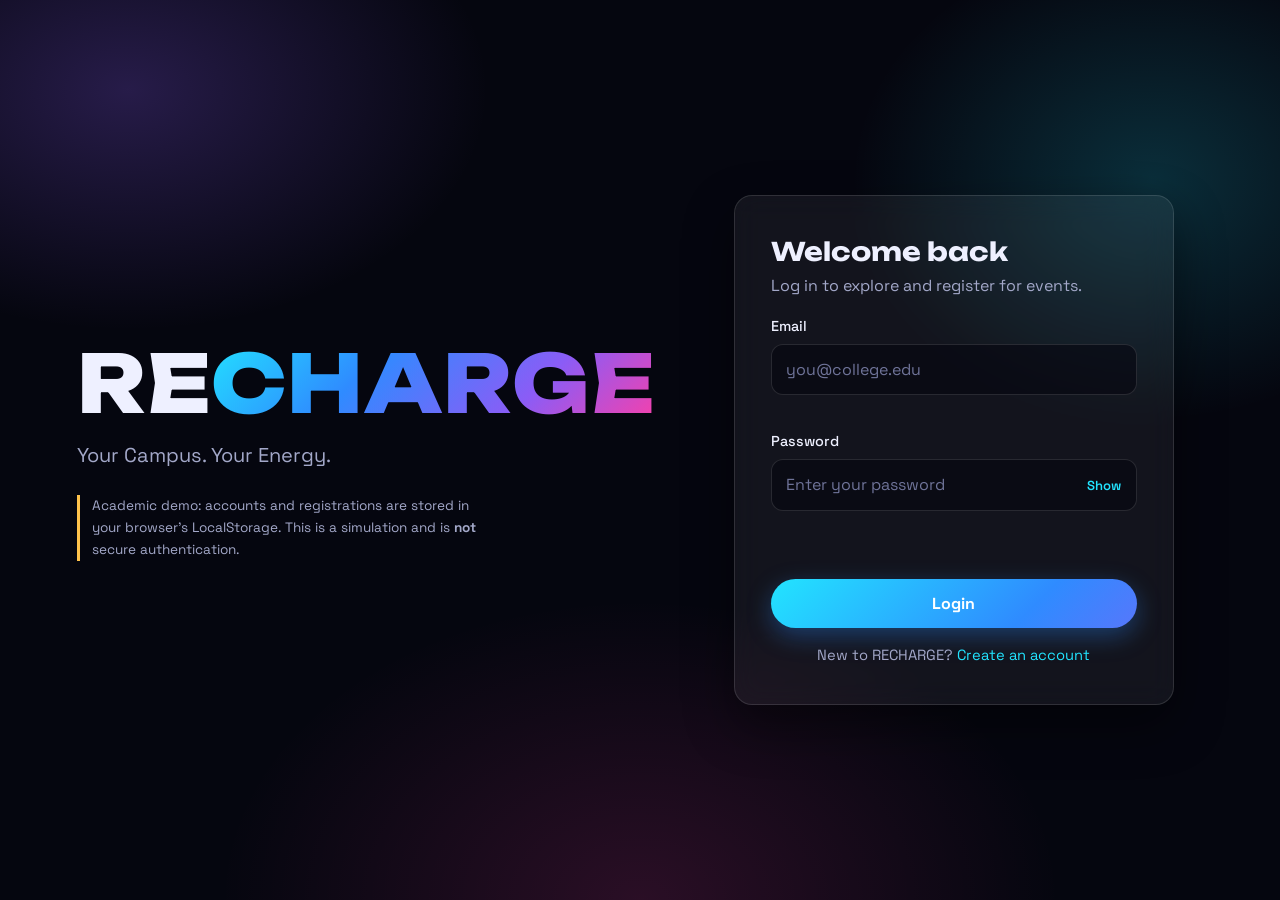
<file: index.html>
<!DOCTYPE html>
<html lang="en">
<head>
  <meta charset="UTF-8">
  <meta name="viewport" content="width=device-width, initial-scale=1.0">
  <meta name="description" content="RECHARGE — College Event Management System">
  <title>RECHARGE — College Event Management</title>

  <!-- Google Fonts: Unbounded (headings) + Space Grotesk (body) -->
  <link rel="preconnect" href="https://fonts.googleapis.com">
  <link rel="preconnect" href="https://fonts.gstatic.com" crossorigin>
  <link href="https://fonts.googleapis.com/css2?family=Space+Grotesk:wght@400;500;600;700&family=Unbounded:wght@600;800&display=swap" rel="stylesheet">

  <!-- Main stylesheet -->
  <link rel="stylesheet" href="style.css">
</head>
<body>

  <!-- Decorative neon background glow -->
  <div class="bg-glow" aria-hidden="true"></div>

  <!-- Toast messages (success / error / info) appear here -->
  <div id="toastContainer" class="toast-container" aria-live="polite"></div>

  <!-- =====================================================
       AUTH VIEW — Login and Signup
       ===================================================== -->
  <section id="authView" class="auth-view hidden">

    <!-- Left side: brand -->
    <div class="auth-brand">
      <h1 class="logo">RE<span>CHARGE</span></h1>
      <p class="tagline">Your Campus. Your Energy.</p>
      <p class="demo-note">
        Academic demo: accounts and registrations are stored in your browser's
        LocalStorage. This is a simulation and is <strong>not</strong> secure authentication.
      </p>
    </div>

    <!-- Right side: forms card -->
    <div class="auth-card glass">

      <!-- ---------- LOGIN FORM ---------- -->
      <form id="loginForm" class="auth-form" novalidate>
        <h2>Welcome back</h2>
        <p class="muted">Log in to explore and register for events.</p>

        <div class="field">
          <label for="loginEmail">Email</label>
          <input type="email" id="loginEmail" placeholder="you@college.edu" autocomplete="email">
          <small class="error-msg"></small>
        </div>

        <div class="field">
          <label for="loginPassword">Password</label>
          <div class="password-wrap">
            <input type="password" id="loginPassword" placeholder="Enter your password" autocomplete="current-password">
            <button type="button" class="toggle-pass" data-target="loginPassword" aria-label="Show password">Show</button>
          </div>
          <small class="error-msg"></small>
        </div>

        <p class="form-error" id="loginError"></p>
        <button type="submit" class="btn btn-primary btn-block">Login</button>
        <p class="switch-text">New to RECHARGE? <a href="#" data-auth="signup">Create an account</a></p>
      </form>

      <!-- ---------- SIGNUP FORM ---------- -->
      <form id="signupForm" class="auth-form hidden" novalidate>
        <h2>Create account</h2>
        <p class="muted">Join RECHARGE and never miss a campus event.</p>

        <div class="field">
          <label for="signupName">Full Name</label>
          <input type="text" id="signupName" placeholder="e.g. Priya Sharma" autocomplete="name">
          <small class="error-msg"></small>
        </div>

        <div class="field">
          <label for="signupEmail">College Email</label>
          <input type="email" id="signupEmail" placeholder="you@college.edu" autocomplete="email">
          <small class="error-msg"></small>
        </div>

        <div class="field">
          <label for="signupDept">Department</label>
          <select id="signupDept">
            <option value="">Select your department</option>
            <option>Computer Science</option>
            <option>Information Technology</option>
            <option>Electronics &amp; Communication</option>
            <option>Electrical &amp; Electronics</option>
            <option>Mechanical</option>
            <option>Civil</option>
            <option>Other</option>
          </select>
          <small class="error-msg"></small>
        </div>

        <div class="field">
          <label for="signupPassword">Password</label>
          <div class="password-wrap">
            <input type="password" id="signupPassword" placeholder="At least 6 characters" autocomplete="new-password">
            <button type="button" class="toggle-pass" data-target="signupPassword" aria-label="Show password">Show</button>
          </div>
          <small class="error-msg"></small>
        </div>

        <div class="field">
          <label for="signupConfirm">Confirm Password</label>
          <div class="password-wrap">
            <input type="password" id="signupConfirm" placeholder="Re-enter password" autocomplete="new-password">
            <button type="button" class="toggle-pass" data-target="signupConfirm" aria-label="Show password">Show</button>
          </div>
          <small class="error-msg"></small>
        </div>

        <button type="submit" class="btn btn-primary btn-block">Sign Up</button>
        <p class="switch-text">Already have an account? <a href="#" data-auth="login">Login</a></p>
      </form>
    </div>
  </section>

  <!-- =====================================================
       APP VIEW — shown after login
       ===================================================== -->
  <div id="appView" class="hidden">

    <!-- ---------- NAVIGATION BAR ---------- -->
    <header class="navbar">
      <a href="#" class="logo" data-view="home">RE<span>CHARGE</span></a>

      <button class="nav-toggle" id="navToggle" aria-label="Toggle navigation" aria-expanded="false">
        <span></span><span></span><span></span>
      </button>

      <nav class="nav-links" id="navLinks">
        <a href="#" class="nav-link active" data-view="home">Home</a>
        <a href="#" class="nav-link" data-view="explore">Explore Events</a>
        <a href="#" class="nav-link" data-view="registrations">
          My Registrations <span class="nav-badge" id="navBadge">0</span>
        </a>
        <button type="button" class="btn btn-outline btn-sm" id="logoutBtn">Logout</button>
      </nav>
    </header>

    <main>

      <!-- ---------- HOME / DASHBOARD ---------- -->
      <section id="homeView" class="view">
        <div class="container">

          <!-- Hero banner -->
          <div class="hero">
            <p class="welcome">Welcome, <span id="welcomeName">Student</span> ⚡</p>
            <h1>Your Campus. Your Energy. <span class="gradient-text">Your RECHARGE.</span></h1>
            <p>Hackathons, cultural nights, workshops and symposiums — discover what's happening on campus and grab your spot in one click.</p>
            <div class="hero-actions">
              <button type="button" class="btn btn-primary" data-view="explore">Explore Events</button>
              <button type="button" class="btn btn-ghost" data-view="registrations">My Registrations</button>
            </div>
          </div>

          <!-- Statistics -->
          <div class="stats">
            <div class="stat glass reveal">
              <div class="stat-value" id="statEvents">0</div>
              <div class="stat-label">Available Events</div>
            </div>
            <div class="stat glass reveal">
              <div class="stat-value" id="statRegs">0</div>
              <div class="stat-label">My Registrations</div>
            </div>
            <div class="stat glass reveal">
              <div class="stat-value" id="statCats">0</div>
              <div class="stat-label">Event Categories</div>
            </div>
          </div>

          <!-- Quick search and category filters -->
          <div class="quick-panel glass reveal">
            <form id="quickSearchForm" class="search-form">
              <input type="search" id="quickSearchInput" placeholder="Search events by name, venue or category…" aria-label="Search events">
              <button type="submit" class="btn btn-primary">Search</button>
            </form>
            <div class="quick-cats" id="quickCats"></div>
          </div>

          <!-- Upcoming events -->
          <div class="section-head">
            <div>
              <h2>Upcoming Events</h2>
              <p class="muted">The next events on the campus calendar.</p>
            </div>
            <button type="button" class="btn btn-ghost btn-sm" data-view="explore">View all →</button>
          </div>
          <div class="events-grid" id="upcomingGrid"></div>
        </div>
      </section>

      <!-- ---------- EXPLORE EVENTS ---------- -->
      <section id="exploreView" class="view hidden">
        <div class="container">
          <div class="section-head">
            <div>
              <h2>Explore Events</h2>
              <p class="muted">Search and filter every event happening on campus.</p>
            </div>
          </div>

          <div class="toolbar glass">
            <input type="search" id="searchInput" placeholder="🔍  Search events…" aria-label="Search events">
            <div class="filter-bar" id="filterBar"></div>
          </div>

          <p class="result-count" id="resultCount"></p>
          <div class="events-grid" id="eventsGrid"></div>

          <!-- Empty state when search finds nothing -->
          <div class="empty-state glass hidden" id="noResults">
            <div class="empty-icon">🔎</div>
            <h3>No events match your search</h3>
            <p class="muted">Try a different keyword or category.</p>
            <button type="button" class="btn btn-primary btn-sm" id="clearFilters">Clear filters</button>
          </div>
        </div>
      </section>

      <!-- ---------- MY REGISTRATIONS ---------- -->
      <section id="registrationsView" class="view hidden">
        <div class="container">
          <div class="section-head">
            <div>
              <h2>My Registrations</h2>
              <p class="muted" id="regsCount">You have 0 registrations.</p>
            </div>
            <button type="button" class="btn btn-ghost btn-sm" data-view="explore">+ Find more events</button>
          </div>

          <div class="reg-list" id="registrationsList"></div>

          <!-- Empty state when no registrations -->
          <div class="empty-state glass hidden" id="emptyRegistrations">
            <div class="empty-icon">🎟️</div>
            <h3>No registrations yet</h3>
            <p class="muted">You haven't signed up for any events. Your next adventure is one click away!</p>
            <button type="button" class="btn btn-primary btn-sm" data-view="explore">Explore Events</button>
          </div>
        </div>
      </section>
    </main>

    <!-- ---------- FOOTER ---------- -->
    <footer class="footer">
      <div class="container footer-grid">
        <div>
          <a href="#" class="logo" data-view="home">RE<span>CHARGE</span></a>
          <p class="muted footer-about">The official event hub for students — discover, register and recharge your campus life.</p>
        </div>
        <div>
          <h4>Quick Links</h4>
          <ul>
            <li><a href="#" data-view="home">Home</a></li>
            <li><a href="#" data-view="explore">Explore Events</a></li>
            <li><a href="#" data-view="registrations">My Registrations</a></li>
          </ul>
        </div>
        <div>
          <h4>Contact</h4>
          <ul>
            <li><a href="mailto:events@recharge-college.edu">events@recharge-college.edu</a></li>
            <li><a href="tel:+919876543210">+91 98765 43210</a></li>
            <li>Student Activity Centre, Main Campus</li>
          </ul>
        </div>
        <div>
          <h4>Follow Us</h4>
          <div class="socials">
            <a href="https://www.instagram.com" target="_blank" rel="noopener" aria-label="Instagram">IG</a>
            <a href="https://www.linkedin.com" target="_blank" rel="noopener" aria-label="LinkedIn">in</a>
            <a href="https://www.youtube.com" target="_blank" rel="noopener" aria-label="YouTube">YT</a>
            <a href="https://x.com" target="_blank" rel="noopener" aria-label="X (Twitter)">X</a>
          </div>
        </div>
      </div>
      <p class="footer-bottom">© <span id="year"></span> RECHARGE · Web Programming Academic Project</p>
    </footer>
  </div>

  <!-- =====================================================
       MODALS
       ===================================================== -->

  <!-- Event Details modal -->
  <div class="modal" id="detailsModal" aria-hidden="true" role="dialog" aria-modal="true" aria-labelledby="detailsTitle">
    <div class="modal-box glass">
      <button type="button" class="modal-close" data-close aria-label="Close">×</button>
      <div id="detailsContent"></div>
    </div>
  </div>

  <!-- Registration modal -->
  <div class="modal" id="registerModal" aria-hidden="true" role="dialog" aria-modal="true" aria-labelledby="registerTitle">
    <div class="modal-box glass">
      <button type="button" class="modal-close" data-close aria-label="Close">×</button>
      <h2 id="registerTitle">Event Registration</h2>
      <div class="event-summary" id="registerEventSummary"></div>

      <form id="registerForm" novalidate>
        <div class="form-row">
          <div class="field">
            <label for="regName">Student Name</label>
            <input type="text" id="regName" placeholder="Your full name">
            <small class="error-msg"></small>
          </div>
          <div class="field">
            <label for="regEmail">Email</label>
            <input type="email" id="regEmail" placeholder="you@college.edu">
            <small class="error-msg"></small>
          </div>
        </div>
        <div class="form-row">
          <div class="field">
            <label for="regDept">Department</label>
            <select id="regDept">
              <option value="">Select department</option>
              <option>Computer Science</option>
              <option>Information Technology</option>
              <option>Electronics &amp; Communication</option>
              <option>Electrical &amp; Electronics</option>
              <option>Mechanical</option>
              <option>Civil</option>
              <option>Other</option>
            </select>
            <small class="error-msg"></small>
          </div>
          <div class="field">
            <label for="regYear">Year of Study</label>
            <select id="regYear">
              <option value="">Select year</option>
              <option>1st Year</option>
              <option>2nd Year</option>
              <option>3rd Year</option>
              <option>4th Year</option>
            </select>
            <small class="error-msg"></small>
          </div>
        </div>
        <div class="modal-actions">
          <button type="button" class="btn btn-ghost" data-close>Cancel</button>
          <button type="submit" class="btn btn-primary">Confirm Registration</button>
        </div>
      </form>
    </div>
  </div>

  <!-- Confirmation modal (cancel registration) -->
  <div class="modal modal-sm" id="confirmModal" aria-hidden="true" role="dialog" aria-modal="true" aria-labelledby="confirmTitle">
    <div class="modal-box glass">
      <div class="empty-icon">⚠️</div>
      <h2 id="confirmTitle">Cancel registration?</h2>
      <p class="muted" id="confirmText"></p>
      <div class="modal-actions center">
        <button type="button" class="btn btn-ghost" data-close>Keep it</button>
        <button type="button" class="btn btn-danger" id="confirmYes">Yes, cancel</button>
      </div>
    </div>
  </div>

  <!-- Main script -->
  <script src="script.js"></script>
</body>
</html>
</file>
<file: style.css>
/* =========================================================
   RECHARGE — style.css
   Festival-inspired dark theme with neon accents
   ========================================================= */

/* ---------- 1. Design tokens ---------- */
:root {
  --bg: #05060f;
  --bg-2: #0b0e24;
  --surface: rgba(255, 255, 255, 0.06);
  --surface-strong: rgba(255, 255, 255, 0.1);
  --border: rgba(255, 255, 255, 0.12);
  --text: #eef0ff;
  --muted: #a3a8c9;

  --blue: #2f8bff;
  --cyan: #22e4ff;
  --purple: #8b5cf6;
  --pink: #ff3ea5;
  --green: #2ee6a6;
  --red: #ff5470;
  --amber: #ffc24b;

  --grad: linear-gradient(135deg, var(--cyan), var(--blue) 35%, var(--purple) 70%, var(--pink));
  --radius: 18px;
  --shadow: 0 20px 50px rgba(0, 0, 0, 0.45);

  --font-display: 'Unbounded', sans-serif;
  --font-body: 'Space Grotesk', system-ui, -apple-system, sans-serif;
}

/* ---------- 2. Reset & base ---------- */
*,
*::before,
*::after {
  box-sizing: border-box;
  margin: 0;
  padding: 0;
}

html { scroll-behavior: smooth; }

body {
  font-family: var(--font-body);
  background: var(--bg);
  color: var(--text);
  line-height: 1.6;
  min-height: 100vh;
  overflow-x: hidden;
}

body.no-scroll { overflow: hidden; }

img { max-width: 100%; display: block; }
a { color: var(--cyan); text-decoration: none; }
button { font: inherit; cursor: pointer; }

.hidden { display: none !important; }
.muted { color: var(--muted); }

.container {
  width: min(1180px, 100% - 32px);
  margin-inline: auto;
}

/* Fixed neon glow behind everything */
.bg-glow {
  position: fixed;
  inset: 0;
  z-index: -1;
  background:
    radial-gradient(600px 400px at 10% 10%, rgba(139, 92, 246, 0.25), transparent 60%),
    radial-gradient(500px 400px at 90% 20%, rgba(34, 228, 255, 0.18), transparent 60%),
    radial-gradient(700px 500px at 50% 100%, rgba(255, 62, 165, 0.15), transparent 60%),
    var(--bg);
}

/* Glassmorphism surface */
.glass {
  background: var(--surface);
  border: 1px solid var(--border);
  backdrop-filter: blur(14px);
  -webkit-backdrop-filter: blur(14px);
  border-radius: var(--radius);
}

/* Logo & gradient text */
.logo {
  font-family: var(--font-display);
  font-weight: 800;
  font-size: 1.5rem;
  letter-spacing: 1px;
  color: var(--text);
}

.logo span,
.gradient-text {
  background: var(--grad);
  -webkit-background-clip: text;
  background-clip: text;
  color: transparent;
}

/* ---------- 3. Buttons ---------- */
.btn {
  display: inline-flex;
  align-items: center;
  justify-content: center;
  gap: 8px;
  border: none;
  border-radius: 999px;
  padding: 12px 24px;
  font-weight: 700;
  color: var(--text);
  transition: transform 0.2s, box-shadow 0.2s, background 0.3s, opacity 0.2s;
}

.btn:hover:not(:disabled) { transform: translateY(-2px); }
.btn:disabled { opacity: 0.55; cursor: not-allowed; }

.btn-primary {
  background: var(--grad);
  background-size: 200% 200%;
  color: #fff;
  box-shadow: 0 8px 24px rgba(47, 139, 255, 0.35);
}

.btn-primary:hover:not(:disabled) {
  background-position: 100% 0;
  box-shadow: 0 12px 32px rgba(139, 92, 246, 0.5);
}

/* "Registered ✓" state */
.btn-primary:disabled {
  background: rgba(46, 230, 166, 0.15);
  color: var(--green);
  box-shadow: none;
  opacity: 1;
}

.btn-outline {
  background: transparent;
  border: 1.5px solid var(--cyan);
  color: var(--cyan);
}
.btn-outline:hover { background: rgba(34, 228, 255, 0.1); }

.btn-ghost {
  background: var(--surface-strong);
  border: 1px solid var(--border);
}
.btn-ghost:hover { border-color: var(--cyan); }

.btn-danger { background: var(--red); color: #fff; }

.btn-danger-outline {
  background: transparent;
  border: 1.5px solid var(--red);
  color: var(--red);
}
.btn-danger-outline:hover { background: rgba(255, 84, 112, 0.12); }

.btn-sm { padding: 8px 16px; font-size: 0.88rem; }
.btn-block { width: 100%; }

/* ---------- 4. Forms ---------- */
.field {
  margin-top: 16px;
  display: flex;
  flex-direction: column;
  gap: 6px;
}

label { font-size: 0.9rem; font-weight: 500; }

input,
select {
  width: 100%;
  padding: 12px 14px;
  border-radius: 12px;
  border: 1px solid var(--border);
  background: rgba(5, 6, 15, 0.6);
  color: var(--text);
  font: inherit;
  transition: border-color 0.2s, box-shadow 0.2s;
}

select option { background: var(--bg-2); color: var(--text); }

input::placeholder { color: #6f7499; }

input:focus,
select:focus {
  outline: none;
  border-color: var(--cyan);
  box-shadow: 0 0 0 3px rgba(34, 228, 255, 0.18);
}

#teamFields {
  margin-top: 8px;
  padding: 16px;
  border-radius: 16px;
  background: rgba(0, 0, 0, 0.45);
  border: 1px solid rgba(255, 255, 255, 0.08);
}

#teamMembers {
  min-height: 120px;
  resize: vertical;
  padding: 12px 14px;
  border-radius: 12px;
  border: 1px solid var(--border);
  background: rgba(0, 0, 0, 0.78);
  color: var(--text);
  font: inherit;
  box-shadow: inset 0 0 0 1px rgba(255, 255, 255, 0.04);
}

#teamMembers:focus {
  outline: none;
  border-color: var(--cyan);
  box-shadow: 0 0 0 3px rgba(34, 228, 255, 0.18), inset 0 0 0 1px rgba(255, 255, 255, 0.04);
}

.field.invalid input,
.field.invalid select { border-color: var(--red); }

.error-msg { color: var(--red); font-size: 0.8rem; min-height: 1em; }
.form-error { color: var(--red); font-size: 0.9rem; margin-top: 12px; min-height: 1.2em; }

.password-wrap { position: relative; }
.password-wrap input { padding-right: 70px; }

.toggle-pass {
  position: absolute;
  right: 8px;
  top: 50%;
  transform: translateY(-50%);
  background: none;
  border: none;
  color: var(--cyan);
  font-size: 0.82rem;
  font-weight: 600;
  padding: 6px 8px;
}

.form-row {
  display: grid;
  grid-template-columns: 1fr 1fr;
  gap: 14px;
}

/* ---------- 5. Auth view ---------- */
.auth-view {
  min-height: 100vh;
  display: grid;
  grid-template-columns: 1fr 1fr;
  align-items: center;
  gap: 48px;
  padding: 40px max(16px, 6vw);
}

.auth-brand { animation: rise 0.6s ease both; }

.auth-brand .logo {
  display: block;
  font-size: clamp(2.6rem, 7vw, 5rem);
  line-height: 1.1;
}

.tagline { font-size: 1.25rem; color: var(--muted); margin-top: 12px; }

.demo-note {
  margin-top: 24px;
  max-width: 420px;
  font-size: 0.85rem;
  color: var(--muted);
  border-left: 3px solid var(--amber);
  padding-left: 12px;
}

.auth-card {
  width: 100%;
  max-width: 440px;
  justify-self: center;
  padding: 36px;
  box-shadow: var(--shadow);
  animation: rise 0.7s ease both;
}

.auth-form { animation: fadeIn 0.35s ease; }
.auth-form h2 { font-family: var(--font-display); font-size: 1.6rem; }
.auth-form .btn-block { margin-top: 20px; }

.switch-text {
  text-align: center;
  margin-top: 16px;
  color: var(--muted);
  font-size: 0.92rem;
}

/* ---------- 6. Navbar ---------- */
.navbar {
  position: sticky;
  top: 0;
  z-index: 50;
  display: flex;
  align-items: center;
  justify-content: space-between;
  padding: 14px max(16px, 5vw);
  background: rgba(5, 6, 15, 0.75);
  backdrop-filter: blur(14px);
  -webkit-backdrop-filter: blur(14px);
  border-bottom: 1px solid var(--border);
}

.nav-links { display: flex; align-items: center; gap: 8px; }

.nav-link {
  display: inline-flex;
  align-items: center;
  gap: 6px;
  color: var(--muted);
  padding: 8px 14px;
  border-radius: 999px;
  font-weight: 500;
  transition: color 0.2s, background 0.2s;
}
.nav-link:hover { color: var(--text); }
.nav-link.active { color: var(--text); background: var(--surface-strong); }

.nav-badge {
  background: var(--pink);
  color: #fff;
  font-size: 0.72rem;
  font-weight: 700;
  padding: 1px 8px;
  border-radius: 999px;
}

.nav-toggle {
  display: none;
  flex-direction: column;
  justify-content: center;
  gap: 5px;
  width: 42px;
  height: 42px;
  padding: 9px;
  background: none;
  border: none;
}

.nav-toggle span {
  display: block;
  height: 2px;
  background: var(--text);
  border-radius: 2px;
  transition: transform 0.3s, opacity 0.3s;
}
.nav-toggle.open span:nth-child(1) { transform: translateY(7px) rotate(45deg); }
.nav-toggle.open span:nth-child(2) { opacity: 0; }
.nav-toggle.open span:nth-child(3) { transform: translateY(-7px) rotate(-45deg); }

/* ---------- 7. Views & hero ---------- */
.view { padding: 32px 0 40px; animation: fadeIn 0.4s ease; }

.hero {
  position: relative;
  overflow: hidden;
  padding: clamp(32px, 6vw, 72px);
  border-radius: 28px;
  border: 1px solid var(--border);
  background:
    linear-gradient(135deg, rgba(47, 139, 255, 0.18), rgba(139, 92, 246, 0.18) 50%, rgba(255, 62, 165, 0.14)),
    var(--bg-2);
}

.hero::after {
  content: "";
  position: absolute;
  width: 420px;
  height: 420px;
  right: -120px;
  top: -120px;
  border-radius: 50%;
  background: var(--grad);
  filter: blur(90px);
  opacity: 0.35;
  animation: pulse 6s ease-in-out infinite;
}

.hero > * { position: relative; z-index: 1; }

.welcome { color: var(--cyan); font-weight: 600; letter-spacing: 0.5px; }

.hero h1 {
  font-family: var(--font-display);
  font-size: clamp(2rem, 5.5vw, 4rem);
  line-height: 1.12;
  margin: 12px 0 16px;
  max-width: 900px;
}

.hero p { color: var(--muted); max-width: 560px; font-size: 1.05rem; }

.hero-actions { display: flex; flex-wrap: wrap; gap: 12px; margin-top: 28px; }

/* ---------- 8. Stats ---------- */
.stats {
  display: grid;
  grid-template-columns: repeat(3, 1fr);
  gap: 16px;
  margin-top: 24px;
}

.stat { padding: 22px; }

.stat-value {
  font-family: var(--font-display);
  font-size: 2.2rem;
  background: var(--grad);
  -webkit-background-clip: text;
  background-clip: text;
  color: transparent;
}

.stat-label { color: var(--muted); font-size: 0.9rem; }

/* ---------- 9. Search / filters ---------- */
.quick-panel {
  margin-top: 24px;
  padding: 22px;
  display: flex;
  flex-direction: column;
  gap: 14px;
}

.search-form { display: flex; gap: 10px; }
.search-form input { flex: 1; }

.quick-cats,
.filter-bar { display: flex; flex-wrap: wrap; gap: 8px; }

.chip {
  padding: 8px 18px;
  border-radius: 999px;
  border: 1px solid var(--border);
  background: var(--surface);
  color: var(--muted);
  font-weight: 500;
  transition: color 0.2s, border-color 0.2s, background 0.2s;
}
.chip:hover { color: var(--text); border-color: var(--cyan); }
.chip.active { background: var(--grad); color: #fff; border-color: transparent; }

.toolbar {
  display: flex;
  flex-direction: column;
  gap: 14px;
  padding: 20px;
}

.result-count { color: var(--muted); font-size: 0.9rem; margin: 16px 0; }

.section-head {
  display: flex;
  align-items: flex-end;
  justify-content: space-between;
  flex-wrap: wrap;
  gap: 16px;
  margin: 40px 0 20px;
}
.view > .container > .section-head:first-child { margin-top: 8px; }

.section-head h2 {
  font-family: var(--font-display);
  font-size: clamp(1.4rem, 3vw, 2rem);
}

/* ---------- 10. Event cards ---------- */
.events-grid {
  display: grid;
  grid-template-columns: repeat(auto-fill, minmax(290px, 1fr));
  gap: 22px;
}

.event-card {
  display: flex;
  flex-direction: column;
  overflow: hidden;
  transition: transform 0.3s, box-shadow 0.3s, border-color 0.3s;
}

.event-card:hover {
  transform: translateY(-6px);
  box-shadow: 0 18px 40px rgba(139, 92, 246, 0.25);
  border-color: rgba(34, 228, 255, 0.4);
}

/* Poster: gradient behind the image doubles as the fallback */
.poster {
  position: relative;
  aspect-ratio: 16 / 10;
  overflow: hidden;
  background: linear-gradient(135deg, var(--accent, var(--purple)), var(--bg-2));
}

.poster img {
  width: 100%;
  height: 100%;
  object-fit: cover;
  transition: transform 0.5s;
}

.event-card:hover .poster img { transform: scale(1.07); }

.poster::after {
  content: "";
  position: absolute;
  inset: 0;
  background: linear-gradient(to top, rgba(5, 6, 15, 0.7), transparent 55%);
  pointer-events: none;
}

/* Shown when the image fails to load */
.poster.no-image::before {
  content: attr(data-icon);
  position: absolute;
  inset: 0;
  display: grid;
  place-items: center;
  font-size: 3.5rem;
}

.badge {
  position: absolute;
  top: 12px;
  left: 12px;
  z-index: 2;
  padding: 4px 12px;
  border-radius: 999px;
  font-size: 0.75rem;
  font-weight: 700;
  letter-spacing: 0.3px;
  background: rgba(5, 6, 15, 0.7);
  border: 1px solid var(--border);
  backdrop-filter: blur(6px);
}

.badge-success {
  left: auto;
  right: 12px;
  background: rgba(46, 230, 166, 0.2);
  color: var(--green);
  border-color: rgba(46, 230, 166, 0.5);
}

.card-body {
  flex: 1;
  display: flex;
  flex-direction: column;
  gap: 10px;
  padding: 18px;
}

.card-body h3 { font-family: var(--font-display); font-size: 1.12rem; }

.meta {
  list-style: none;
  display: grid;
  gap: 4px;
  color: var(--muted);
  font-size: 0.88rem;
}

.card-body p { flex: 1; color: var(--muted); font-size: 0.92rem; }

.card-actions { display: flex; gap: 10px; margin-top: 6px; }
.card-actions .btn { flex: 1; }

/* ---------- 11. Empty states ---------- */
.empty-state {
  display: flex;
  flex-direction: column;
  align-items: center;
  gap: 12px;
  text-align: center;
  padding: 48px 24px;
}

.empty-icon { font-size: 3rem; line-height: 1; }

/* ---------- 12. Registration cards ---------- */
.reg-list { display: grid; gap: 16px; }

.reg-card {
  display: grid;
  grid-template-columns: 140px 1fr auto;
  align-items: center;
  gap: 20px;
  padding: 16px;
  transition: border-color 0.3s;
}
.reg-card:hover { border-color: rgba(34, 228, 255, 0.4); }

.reg-thumb {
  width: 140px;
  aspect-ratio: 4 / 3;
  border-radius: 12px;
}

.reg-info h3 { font-family: var(--font-display); font-size: 1.05rem; margin-bottom: 6px; }

.reg-meta {
  display: flex;
  flex-wrap: wrap;
  gap: 4px 16px;
  color: var(--muted);
  font-size: 0.88rem;
}

.status {
  display: inline-block;
  margin-top: 8px;
  padding: 3px 12px;
  border-radius: 999px;
  font-size: 0.78rem;
  font-weight: 700;
  background: rgba(46, 230, 166, 0.15);
  color: var(--green);
}

/* ---------- 13. Modals ---------- */
.modal {
  position: fixed;
  inset: 0;
  z-index: 100;
  display: flex;
  align-items: center;
  justify-content: center;
  padding: 16px;
  background: rgba(2, 3, 10, 0.75);
  backdrop-filter: blur(6px);
  opacity: 0;
  visibility: hidden;
  transition: opacity 0.25s, visibility 0.25s;
}

.modal.open { opacity: 1; visibility: visible; }

.modal-box {
  position: relative;
  width: min(580px, 100%);
  max-height: 90vh;
  overflow-y: auto;
  padding: 28px;
  background: rgba(14, 17, 40, 0.96);
  box-shadow: var(--shadow);
  transform: translateY(20px) scale(0.97);
  transition: transform 0.25s;
}

.modal.open .modal-box { transform: none; }

.modal-sm .modal-box { width: min(420px, 100%); text-align: center; }
.modal-sm .empty-icon { margin-bottom: 10px; }

.modal-close {
  position: absolute;
  top: 12px;
  right: 12px;
  z-index: 3;
  width: 36px;
  height: 36px;
  border-radius: 50%;
  border: 1px solid var(--border);
  background: rgba(5, 6, 15, 0.7);
  color: var(--text);
  font-size: 1.3rem;
  line-height: 1;
}
.modal-close:hover { border-color: var(--pink); }

.modal-box h2 {
  font-family: var(--font-display);
  font-size: 1.4rem;
  margin-bottom: 6px;
  padding-right: 36px;
}
.modal-sm .modal-box h2 { padding-right: 0; }

.details-poster { border-radius: 14px; aspect-ratio: 16 / 8; margin-bottom: 18px; }

.detail-grid {
  display: grid;
  grid-template-columns: 1fr 1fr;
  gap: 10px;
  margin: 16px 0;
}

.detail-item {
  background: var(--surface);
  border: 1px solid var(--border);
  border-radius: 12px;
  padding: 10px 12px;
  font-weight: 500;
}

.detail-item span { display: block; color: var(--muted); font-size: 0.78rem; font-weight: 400; }

.modal-actions {
  display: flex;
  flex-wrap: wrap;
  justify-content: flex-end;
  gap: 10px;
  margin-top: 22px;
}
.modal-actions.center { justify-content: center; }

.event-summary {
  margin: 12px 0 4px;
  padding: 14px;
  border-radius: 12px;
  border: 1px solid var(--border);
  background: linear-gradient(135deg, rgba(47, 139, 255, 0.15), rgba(139, 92, 246, 0.15));
}
.event-summary strong { display: block; font-size: 1.05rem; }
.event-summary small { color: var(--muted); }

/* ---------- 14. Toasts ---------- */
.toast-container {
  position: fixed;
  top: 20px;
  right: 20px;
  z-index: 200;
  display: flex;
  flex-direction: column;
  gap: 10px;
  max-width: calc(100% - 40px);
}

.toast {
  min-width: 240px;
  padding: 14px 18px;
  border-radius: 12px;
  background: rgba(14, 17, 40, 0.96);
  border: 1px solid var(--border);
  border-left: 4px solid var(--green);
  box-shadow: var(--shadow);
  animation: slideIn 0.3s ease;
  transition: opacity 0.4s, transform 0.4s;
}
.toast-error { border-left-color: var(--red); }
.toast-info { border-left-color: var(--cyan); }
.toast-hide { opacity: 0; transform: translateX(30px); }

/* ---------- 15. Register page ---------- */
.register-page {
  min-height: 100vh;
  display: grid;
  place-items: center;
  padding: 40px 16px;
}

.register-card {
  width: min(760px, 100%);
  padding: clamp(24px, 5vw, 42px);
  box-shadow: var(--shadow);
}

.register-back {
  display: inline-flex;
  align-items: center;
  gap: 8px;
  color: var(--muted);
  margin-bottom: 18px;
}

.register-card h1 {
  font-family: var(--font-display);
  font-size: clamp(2rem, 4vw, 3rem);
  line-height: 1.12;
  margin-bottom: 8px;
}

.register-subtitle {
  color: var(--cyan);
  font-size: 0.75rem;
  letter-spacing: 0.12em;
  text-transform: uppercase;
  font-weight: 700;
  margin-bottom: 8px;
}

.register-card .subtitle {
  color: var(--muted);
  margin-bottom: 24px;
}

.event-banner {
  margin-bottom: 20px;
  padding: 16px 18px;
  border-radius: 16px;
  border: 1px solid var(--border);
  background: linear-gradient(135deg, rgba(47, 139, 255, 0.12), rgba(139, 92, 246, 0.12));
}

.event-banner strong {
  display: block;
  font-size: 1.15rem;
  margin-bottom: 4px;
}

.event-banner small {
  color: var(--muted);
}

.segmented-choice {
  display: flex;
  flex-wrap: wrap;
  gap: 12px;
  margin-top: 8px;
}

.segmented-choice label {
  display: inline-flex;
  align-items: center;
  gap: 8px;
  padding: 10px 14px;
  border-radius: 12px;
  border: 1px solid var(--border);
  background: rgba(5, 6, 15, 0.4);
  color: var(--text);
  cursor: pointer;
}

.segmented-choice input {
  width: auto;
}

.form-message {
  margin-top: 18px;
  min-height: 24px;
  color: var(--green);
  font-weight: 600;
}

.form-message.error { color: var(--red); }

.register-page .form-actions {
  display: flex;
  justify-content: center;
  margin-top: 16px;
}

/* ---------- 16. Footer ---------- */
.footer {
  margin-top: 40px;
  padding: 48px 0 24px;
  background: rgba(5, 6, 15, 0.8);
  border-top: 1px solid var(--border);
}

.footer-grid {
  display: grid;
  grid-template-columns: 1.4fr 1fr 1fr 1fr;
  gap: 32px;
}

.footer-about { margin-top: 12px; font-size: 0.92rem; max-width: 300px; }

.footer h4 { font-family: var(--font-display); font-size: 0.95rem; margin-bottom: 12px; }

.footer ul { list-style: none; display: grid; gap: 8px; color: var(--muted); font-size: 0.92rem; }
.footer ul a { color: var(--muted); }
.footer ul a:hover { color: var(--cyan); }

.socials { display: flex; gap: 10px; }

.socials a {
  display: grid;
  place-items: center;
  width: 40px;
  height: 40px;
  border-radius: 50%;
  border: 1px solid var(--border);
  background: var(--surface);
  color: var(--text);
  font-weight: 700;
  font-size: 0.85rem;
  transition: transform 0.2s, background 0.2s;
}
.socials a:hover { background: var(--grad); transform: translateY(-3px); }

.footer-bottom {
  margin-top: 32px;
  padding: 20px 16px 0;
  border-top: 1px solid var(--border);
  text-align: center;
  color: var(--muted);
  font-size: 0.85rem;
}

/* ---------- 16. Animations ---------- */
.reveal {
  opacity: 0;
  transform: translateY(24px);
  transition: opacity 0.6s ease, transform 0.6s ease;
}
.reveal.visible { opacity: 1; transform: none; }

@keyframes rise {
  from { opacity: 0; transform: translateY(30px); }
  to { opacity: 1; transform: none; }
}

@keyframes fadeIn {
  from { opacity: 0; }
  to { opacity: 1; }
}

@keyframes pulse {
  0%, 100% { transform: scale(1); opacity: 0.35; }
  50% { transform: scale(1.15); opacity: 0.5; }
}

@keyframes slideIn {
  from { opacity: 0; transform: translateX(30px); }
  to { opacity: 1; transform: none; }
}

/* ---------- 17. Responsive ---------- */
@media (max-width: 960px) {
  .auth-view { grid-template-columns: 1fr; gap: 28px; text-align: center; }
  .demo-note { margin-inline: auto; text-align: left; }
  .footer-grid { grid-template-columns: 1fr 1fr; }
}

@media (max-width: 820px) {
  .nav-toggle { display: flex; }

  .nav-links {
    display: none;
    position: absolute;
    top: 100%;
    left: 0;
    right: 0;
    flex-direction: column;
    align-items: stretch;
    padding: 16px;
    background: rgba(5, 6, 15, 0.97);
    border-bottom: 1px solid var(--border);
  }
  .nav-links.open { display: flex; }
  .nav-link { justify-content: center; }
}

@media (max-width: 640px) {
  .stats { grid-template-columns: 1fr; }
  .search-form { flex-direction: column; }
  .form-row,
  .detail-grid { grid-template-columns: 1fr; }
  .reg-card { grid-template-columns: 1fr; }
  .reg-thumb { width: 100%; aspect-ratio: 16 / 9; }
  .card-actions { flex-direction: column; }
  .footer-grid { grid-template-columns: 1fr; }
  .auth-card { padding: 24px; }
  .modal-box { padding: 22px; }
}

@media (prefers-reduced-motion: reduce) {
  *, *::before, *::after { animation: none !important; transition: none !important; }
  .reveal { opacity: 1; transform: none; }
}
</file>
